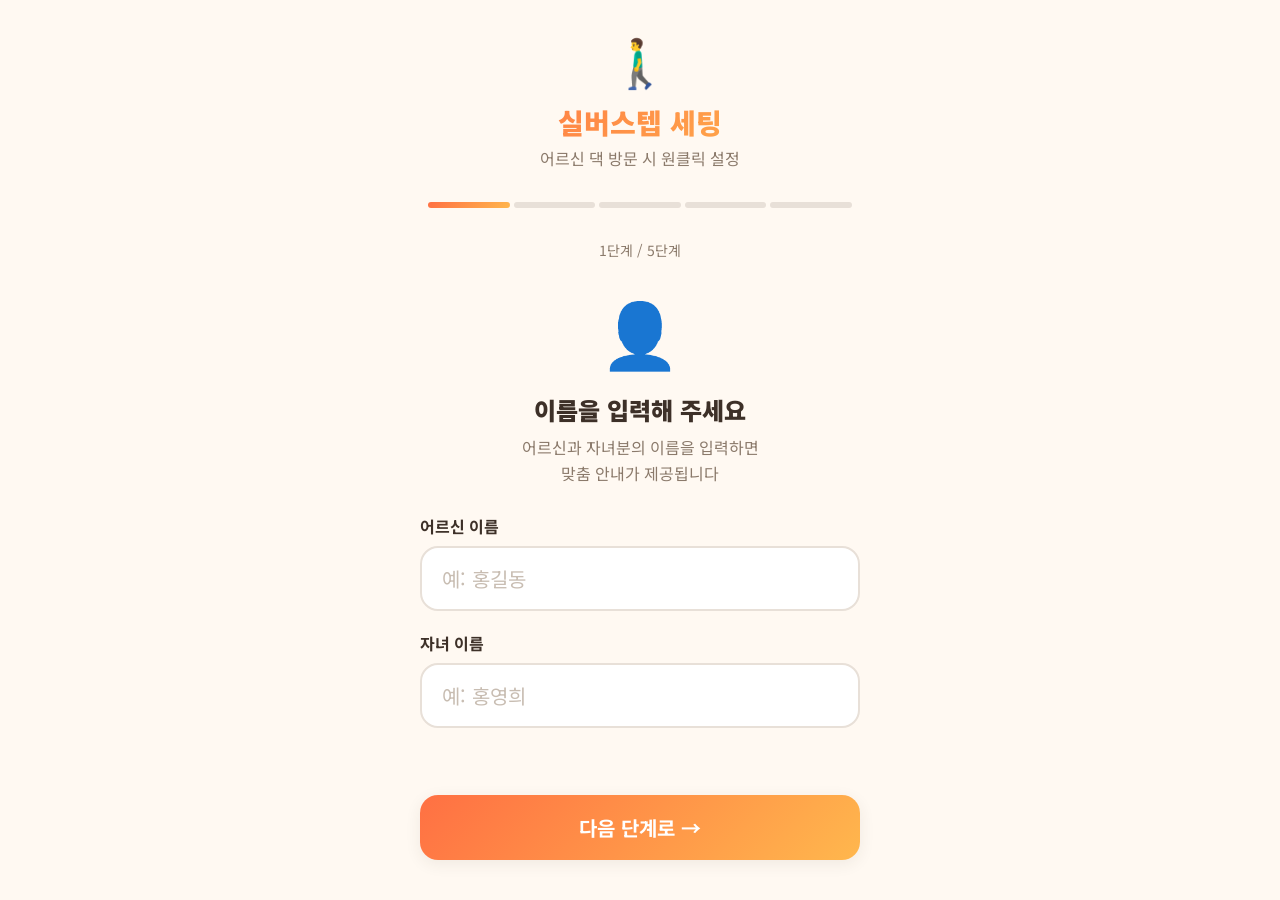
<file: src/field-setup.html>
<!DOCTYPE html>
<html lang="ko">
<head>
  <meta charset="UTF-8">
  <meta name="viewport" content="width=device-width, initial-scale=1.0, maximum-scale=1.0, user-scalable=no">
  <meta name="description" content="실버스텝 현장 세팅 위저드 - 시니어 댁 방문 시 원클릭 설정">
  <title>실버스텝 - 현장 세팅</title>

  <link rel="manifest" href="manifest.json">
  <meta name="theme-color" content="#FF7043">

  <style>
    @import url('https://fonts.googleapis.com/css2?family=Noto+Sans+KR:wght@400;700;900&display=swap');

    /* Reset */
    *, *::before, *::after { margin: 0; padding: 0; box-sizing: border-box; }

    :root {
      --bg-primary: #FFF9F2;
      --bg-card: rgba(255, 255, 255, 0.92);
      --text-primary: #3D3028;
      --text-secondary: #8B7A6B;
      --accent-coral: #FF7043;
      --accent-green: #4CAF50;
      --accent-gold: #FFB74D;
      --accent-blue: #42A5F5;
      --accent-red: #EF5350;
      --gradient-warm: linear-gradient(135deg, #FF7043 0%, #FFB74D 100%);
      --gradient-fresh: linear-gradient(135deg, #81C784 0%, #4CAF50 100%);
      --shadow-md: 0 4px 16px rgba(61, 48, 40, 0.08);
      --shadow-lg: 0 8px 32px rgba(61, 48, 40, 0.1);
      --radius-md: 18px;
      --radius-lg: 24px;
    }

    html, body {
      width: 100%; min-height: 100vh;
      font-family: 'Noto Sans KR', sans-serif;
      background: var(--bg-primary);
      color: var(--text-primary);
    }

    /* ========================
       Layout
       ======================== */
    .wizard-container {
      max-width: 480px;
      margin: 0 auto;
      padding: 24px 20px 40px;
      min-height: 100vh;
      display: flex;
      flex-direction: column;
    }

    /* Header */
    .wizard-header {
      text-align: center;
      margin-bottom: 32px;
    }

    .wizard-logo { font-size: 48px; margin-bottom: 8px; }
    .wizard-title {
      font-size: 28px;
      font-weight: 900;
      background: var(--gradient-warm);
      -webkit-background-clip: text;
      -webkit-text-fill-color: transparent;
      background-clip: text;
    }
    .wizard-subtitle {
      font-size: 16px;
      color: var(--text-secondary);
      margin-top: 4px;
    }

    /* Progress Bar */
    .progress-track {
      display: flex;
      align-items: center;
      gap: 4px;
      margin-bottom: 32px;
      padding: 0 8px;
    }

    .progress-step {
      flex: 1;
      height: 6px;
      border-radius: 3px;
      background: #E8E0D8;
      transition: background 0.5s ease;
    }

    .progress-step.done { background: var(--accent-green); }
    .progress-step.active {
      background: var(--gradient-warm);
      animation: progressPulse 1.5s ease-in-out infinite;
    }

    @keyframes progressPulse {
      0%, 100% { opacity: 1; }
      50% { opacity: 0.6; }
    }

    .progress-label {
      text-align: center;
      font-size: 14px;
      color: var(--text-secondary);
      margin-bottom: 24px;
    }

    /* Steps */
    .step {
      display: none;
      flex-direction: column;
      flex: 1;
      animation: stepFadeIn 0.4s ease;
    }

    .step.active { display: flex; }

    @keyframes stepFadeIn {
      from { opacity: 0; transform: translateY(16px); }
      to   { opacity: 1; transform: translateY(0); }
    }

    .step-icon { font-size: 64px; text-align: center; margin-bottom: 16px; }
    .step-title {
      font-size: 24px;
      font-weight: 900;
      text-align: center;
      margin-bottom: 8px;
    }
    .step-desc {
      font-size: 16px;
      text-align: center;
      color: var(--text-secondary);
      margin-bottom: 28px;
      line-height: 1.6;
    }

    /* Form Fields */
    .field-group { margin-bottom: 20px; }
    .field-label {
      display: block;
      font-size: 16px;
      font-weight: 700;
      margin-bottom: 8px;
      color: var(--text-primary);
    }
    .field-input {
      width: 100%;
      padding: 16px 20px;
      font-size: 20px;
      font-family: inherit;
      border: 2px solid #E8E0D8;
      border-radius: var(--radius-md);
      background: white;
      color: var(--text-primary);
      transition: border-color 0.3s, box-shadow 0.3s;
    }
    .field-input:focus {
      outline: none;
      border-color: var(--accent-coral);
      box-shadow: 0 0 0 4px rgba(255, 112, 67, 0.12);
    }
    .field-input::placeholder { color: #C8BDB2; }
    .field-hint {
      font-size: 13px;
      color: var(--text-secondary);
      margin-top: 6px;
    }

    /* Buttons */
    .btn-primary {
      display: block;
      width: 100%;
      padding: 18px;
      font-size: 20px;
      font-weight: 700;
      font-family: inherit;
      color: white;
      background: var(--gradient-warm);
      border: none;
      border-radius: var(--radius-md);
      cursor: pointer;
      box-shadow: var(--shadow-md);
      transition: transform 0.2s, box-shadow 0.2s;
      margin-top: auto;
    }
    .btn-primary:hover { transform: translateY(-2px); box-shadow: var(--shadow-lg); }
    .btn-primary:active { transform: scale(0.98); }
    .btn-primary:disabled {
      opacity: 0.5;
      cursor: not-allowed;
      transform: none;
    }

    .btn-secondary {
      display: block;
      width: 100%;
      padding: 16px;
      font-size: 18px;
      font-weight: 700;
      font-family: inherit;
      color: var(--accent-coral);
      background: rgba(255, 112, 67, 0.08);
      border: 2px solid rgba(255, 112, 67, 0.2);
      border-radius: var(--radius-md);
      cursor: pointer;
      transition: background 0.2s;
      margin-top: 12px;
    }
    .btn-secondary:hover { background: rgba(255, 112, 67, 0.15); }

    .btn-green {
      background: var(--gradient-fresh);
    }

    /* Test Cards */
    .test-card {
      background: var(--bg-card);
      border-radius: var(--radius-md);
      padding: 24px;
      margin-bottom: 16px;
      box-shadow: var(--shadow-md);
      text-align: center;
    }

    .test-card-icon { font-size: 48px; margin-bottom: 12px; }
    .test-card-title { font-size: 18px; font-weight: 700; margin-bottom: 8px; }
    .test-card-desc { font-size: 14px; color: var(--text-secondary); margin-bottom: 16px; }

    .test-status {
      display: inline-block;
      padding: 8px 20px;
      border-radius: 20px;
      font-size: 16px;
      font-weight: 700;
    }
    .test-status.pending { background: #F5F0EB; color: var(--text-secondary); }
    .test-status.testing { background: #FFF3E0; color: #E65100; animation: progressPulse 1s infinite; }
    .test-status.pass { background: #E8F5E9; color: #2E7D32; }
    .test-status.fail { background: #FFEBEE; color: #C62828; }

    /* Camera Preview */
    .camera-preview-container {
      width: 100%;
      aspect-ratio: 4/3;
      background: #222;
      border-radius: var(--radius-md);
      overflow: hidden;
      margin-bottom: 16px;
      position: relative;
    }

    .camera-preview-container video {
      width: 100%;
      height: 100%;
      object-fit: cover;
    }

    .camera-overlay-msg {
      position: absolute;
      top: 50%; left: 50%;
      transform: translate(-50%, -50%);
      color: white;
      font-size: 16px;
      text-align: center;
      background: rgba(0,0,0,0.5);
      padding: 12px 24px;
      border-radius: 12px;
    }

    /* Volume Test */
    .volume-bar-container {
      display: flex;
      align-items: center;
      gap: 8px;
      margin-bottom: 16px;
    }
    .volume-bar {
      flex: 1;
      height: 12px;
      background: #E8E0D8;
      border-radius: 6px;
      overflow: hidden;
    }
    .volume-bar-fill {
      height: 100%;
      width: 0%;
      background: var(--gradient-fresh);
      border-radius: 6px;
      transition: width 0.3s;
    }
    .volume-icon { font-size: 28px; }

    /* Complete Screen */
    .complete-card {
      background: var(--bg-card);
      border-radius: var(--radius-lg);
      padding: 32px 24px;
      box-shadow: var(--shadow-lg);
      text-align: center;
      margin-bottom: 20px;
    }
    .complete-check {
      width: 80px; height: 80px;
      background: var(--gradient-fresh);
      border-radius: 50%;
      display: flex;
      align-items: center;
      justify-content: center;
      font-size: 40px;
      margin: 0 auto 16px;
      animation: completePopIn 0.6s cubic-bezier(0.34, 1.56, 0.64, 1);
    }
    @keyframes completePopIn {
      from { transform: scale(0); }
      to   { transform: scale(1); }
    }

    .complete-title {
      font-size: 24px;
      font-weight: 900;
      margin-bottom: 8px;
    }
    .complete-desc {
      font-size: 16px;
      color: var(--text-secondary);
      line-height: 1.6;
    }

    .settings-summary {
      background: #F9F4EF;
      border-radius: var(--radius-md);
      padding: 16px 20px;
      margin: 20px 0;
      text-align: left;
    }
    .settings-summary-row {
      display: flex;
      justify-content: space-between;
      padding: 8px 0;
      font-size: 15px;
      border-bottom: 1px solid #EDE7E0;
    }
    .settings-summary-row:last-child { border-bottom: none; }
    .settings-summary-label { color: var(--text-secondary); }
    .settings-summary-value { font-weight: 700; }

    /* PWA Install Card */
    .pwa-install-guide {
      background: var(--bg-card);
      border-radius: var(--radius-md);
      padding: 20px;
      box-shadow: var(--shadow-md);
      margin-bottom: 16px;
    }
    .pwa-install-guide h3 {
      font-size: 18px;
      margin-bottom: 12px;
    }
    .pwa-step-list {
      list-style: none;
      counter-reset: pwa-steps;
    }
    .pwa-step-list li {
      counter-increment: pwa-steps;
      padding: 10px 0 10px 36px;
      position: relative;
      font-size: 15px;
      color: var(--text-primary);
      border-bottom: 1px solid #F0EBE6;
    }
    .pwa-step-list li:last-child { border-bottom: none; }
    .pwa-step-list li::before {
      content: counter(pwa-steps);
      position: absolute;
      left: 0; top: 10px;
      width: 24px; height: 24px;
      background: var(--accent-coral);
      color: white;
      border-radius: 50%;
      font-size: 13px;
      font-weight: 700;
      display: flex;
      align-items: center;
      justify-content: center;
    }

    /* URL params banner */
    .url-params-banner {
      background: #E8F5E9;
      border: 1px solid #C8E6C9;
      border-radius: var(--radius-md);
      padding: 12px 16px;
      margin-bottom: 20px;
      font-size: 14px;
      color: #2E7D32;
      display: none;
    }
    .url-params-banner.visible { display: block; }
  </style>
</head>
<body>
  <div class="wizard-container">

    <!-- Header -->
    <div class="wizard-header">
      <div class="wizard-logo">🚶‍♂️</div>
      <div class="wizard-title">실버스텝 세팅</div>
      <div class="wizard-subtitle">어르신 댁 방문 시 원클릭 설정</div>
    </div>

    <!-- URL Params Banner -->
    <div class="url-params-banner" id="url-params-banner">
      ✅ URL에서 설정이 자동으로 입력되었습니다
    </div>

    <!-- Progress -->
    <div class="progress-track" id="progress-track">
      <div class="progress-step active" data-step="1"></div>
      <div class="progress-step" data-step="2"></div>
      <div class="progress-step" data-step="3"></div>
      <div class="progress-step" data-step="4"></div>
      <div class="progress-step" data-step="5"></div>
    </div>
    <div class="progress-label" id="progress-label">1단계 / 5단계</div>

    <!-- ========================
         Step 1: 이름 입력
         ======================== -->
    <div class="step active" id="step-1">
      <div class="step-icon">👤</div>
      <div class="step-title">이름을 입력해 주세요</div>
      <div class="step-desc">어르신과 자녀분의 이름을 입력하면<br>맞춤 안내가 제공됩니다</div>

      <div class="field-group">
        <label class="field-label" for="setup-senior-name">어르신 이름</label>
        <input type="text" class="field-input" id="setup-senior-name" placeholder="예: 홍길동" autocomplete="name">
      </div>

      <div class="field-group">
        <label class="field-label" for="setup-child-name">자녀 이름</label>
        <input type="text" class="field-input" id="setup-child-name" placeholder="예: 홍영희" autocomplete="name">
      </div>

      <button class="btn-primary" id="btn-step1-next">다음 단계로 →</button>
    </div>

    <!-- ========================
         Step 2: 웹훅 URL 설정
         ======================== -->
    <div class="step" id="step-2">
      <div class="step-icon">📡</div>
      <div class="step-title">알림 연동 설정</div>
      <div class="step-desc">운동이 끝나면 자녀에게<br>카카오톡 알림을 보낼 수 있어요</div>

      <div class="field-group">
        <label class="field-label" for="setup-webhook-url">Make 웹훅 URL</label>
        <input type="url" class="field-input" id="setup-webhook-url" placeholder="https://hook.make.com/..." autocomplete="off">
        <div class="field-hint">Make(Integromat) 시나리오의 웹훅 URL을 입력하세요. 없으면 비워두셔도 됩니다.</div>
      </div>

      <div class="field-group">
        <label class="field-label" for="setup-target-count">목표 운동 횟수</label>
        <select class="field-input" id="setup-target-count" style="appearance: auto;">
          <option value="3">3회 (테스트용)</option>
          <option value="5">5회 (가벼운 운동)</option>
          <option value="10" selected>10회 (권장)</option>
          <option value="15">15회</option>
          <option value="20">20회</option>
        </select>
      </div>

      <button class="btn-primary" id="btn-step2-next">다음 단계로 →</button>
      <button class="btn-secondary" id="btn-step2-back">← 이전으로</button>
    </div>

    <!-- ========================
         Step 3: 카메라 테스트
         ======================== -->
    <div class="step" id="step-3">
      <div class="step-icon">📷</div>
      <div class="step-title">카메라 테스트</div>
      <div class="step-desc">카메라가 잘 작동하는지<br>미리 확인합니다</div>

      <div class="test-card">
        <div class="camera-preview-container" id="camera-preview-container">
          <video id="camera-test-video" autoplay playsinline muted></video>
          <div class="camera-overlay-msg" id="camera-overlay-msg">카메라 준비 중...</div>
        </div>
        <div class="test-status pending" id="camera-test-status">⏳ 테스트 대기 중</div>
      </div>

      <button class="btn-primary" id="btn-camera-test">📷 카메라 테스트 시작</button>
      <button class="btn-primary btn-green" id="btn-step3-next" style="display:none;">✅ 카메라 확인 완료 — 다음으로 →</button>
      <button class="btn-secondary" id="btn-step3-back">← 이전으로</button>
    </div>

    <!-- ========================
         Step 4: 음성/볼륨 테스트
         ======================== -->
    <div class="step" id="step-4">
      <div class="step-icon">🔊</div>
      <div class="step-title">음성 테스트</div>
      <div class="step-desc">3m 거리에서도 음성이<br>잘 들리는지 확인합니다</div>

      <div class="test-card">
        <div class="test-card-icon">🗣️</div>
        <div class="test-card-title">음성 안내 테스트</div>
        <div class="test-card-desc">아래 버튼을 누르고 3m 떨어져서<br>음성이 들리는지 확인해 주세요</div>

        <div class="volume-bar-container">
          <span class="volume-icon">🔈</span>
          <div class="volume-bar">
            <div class="volume-bar-fill" id="volume-bar-fill"></div>
          </div>
          <span class="volume-icon">🔊</span>
        </div>

        <div class="test-status pending" id="volume-test-status">⏳ 테스트 대기 중</div>
      </div>

      <button class="btn-primary" id="btn-volume-test">🔊 음성 테스트 재생</button>
      <button class="btn-primary btn-green" id="btn-step4-next" style="display:none;">✅ 음성 확인 완료 — 다음으로 →</button>
      <button class="btn-secondary" id="btn-volume-louder" style="display:none;">🔊 볼륨 더 높이기 안내</button>
      <button class="btn-secondary" id="btn-step4-back">← 이전으로</button>
    </div>

    <!-- ========================
         Step 5: 완료
         ======================== -->
    <div class="step" id="step-5">
      <div class="step-icon">🎉</div>
      <div class="step-title">설정 완료!</div>
      <div class="step-desc">모든 설정이 저장되었습니다</div>

      <div class="complete-card">
        <div class="complete-check">✓</div>
        <div class="complete-title">세팅이 끝났습니다</div>
        <div class="complete-desc">
          이제 실버스텝 앱을 열면<br>
          바로 운동을 시작할 수 있어요!
        </div>

        <div class="settings-summary" id="settings-summary">
          <div class="settings-summary-row">
            <span class="settings-summary-label">어르신 이름</span>
            <span class="settings-summary-value" id="summary-senior">-</span>
          </div>
          <div class="settings-summary-row">
            <span class="settings-summary-label">자녀 이름</span>
            <span class="settings-summary-value" id="summary-child">-</span>
          </div>
          <div class="settings-summary-row">
            <span class="settings-summary-label">목표 횟수</span>
            <span class="settings-summary-value" id="summary-target">10회</span>
          </div>
          <div class="settings-summary-row">
            <span class="settings-summary-label">알림 연동</span>
            <span class="settings-summary-value" id="summary-webhook">미설정</span>
          </div>
          <div class="settings-summary-row">
            <span class="settings-summary-label">카메라</span>
            <span class="settings-summary-value" id="summary-camera">-</span>
          </div>
          <div class="settings-summary-row">
            <span class="settings-summary-label">음성</span>
            <span class="settings-summary-value" id="summary-volume">-</span>
          </div>
        </div>
      </div>

      <!-- PWA Install Guide -->
      <div class="pwa-install-guide">
        <h3>📱 홈 화면에 추가하기</h3>
        <ol class="pwa-step-list">
          <li>브라우저 메뉴 (⋮) 버튼을 누르세요</li>
          <li>"홈 화면에 추가"를 선택하세요</li>
          <li>"추가" 버튼을 누르면 완료!</li>
          <li>홈 화면의 실버스텝 아이콘을 터치하면<br>바로 운동을 시작할 수 있어요</li>
        </ol>
      </div>

      <a href="index.html" style="text-decoration:none;">
        <button class="btn-primary btn-green" style="width:100%;">🚶‍♂️ 실버스텝 앱 열기</button>
      </a>
      <button class="btn-secondary" id="btn-step5-back">← 설정 다시 하기</button>
    </div>

  </div>

  <script>
    // ============================
    // Field Setup Wizard Logic
    // ============================

    class FieldSetupWizard {
      constructor() {
        this.currentStep = 1;
        this.totalSteps = 5;
        this.cameraStream = null;
        this.cameraTestPassed = false;
        this.volumeTestPassed = false;

        // localStorage keys (same as WebhookManager)
        this.STORAGE_KEYS = {
          WEBHOOK_URL:   'silverstep_webhook_url',
          SENIOR_NAME:   'silverstep_senior_name',
          CHILD_NAME:    'silverstep_child_name',
          TARGET_COUNT:  'silverstep_target_count',
          AUTO_NOTIFY:   'silverstep_auto_notify',
          AUTO_START:    'silverstep_auto_start',
        };

        this._init();
      }

      _init() {
        // Parse URL parameters
        this._parseUrlParams();

        // Bind events
        document.getElementById('btn-step1-next').addEventListener('click', () => this._goStep(2));
        document.getElementById('btn-step2-next').addEventListener('click', () => this._goStep(3));
        document.getElementById('btn-step2-back').addEventListener('click', () => this._goStep(1));
        document.getElementById('btn-camera-test').addEventListener('click', () => this._testCamera());
        document.getElementById('btn-step3-next').addEventListener('click', () => {
          this._stopCamera();
          this._goStep(4);
        });
        document.getElementById('btn-step3-back').addEventListener('click', () => {
          this._stopCamera();
          this._goStep(2);
        });
        document.getElementById('btn-volume-test').addEventListener('click', () => this._testVolume());
        document.getElementById('btn-step4-next').addEventListener('click', () => {
          this._saveAllSettings();
          this._goStep(5);
        });
        document.getElementById('btn-step4-back').addEventListener('click', () => this._goStep(3));
        document.getElementById('btn-step5-back').addEventListener('click', () => this._goStep(1));
        document.getElementById('btn-volume-louder').addEventListener('click', () => {
          alert('스마트폰 옆면의 볼륨 버튼을 눌러 최대로 올려주세요.');
        });
      }

      // ============================
      // URL Parameter Parsing
      // ============================
      _parseUrlParams() {
        const params = new URLSearchParams(window.location.search);
        let hasParams = false;

        if (params.get('senior')) {
          document.getElementById('setup-senior-name').value = params.get('senior');
          hasParams = true;
        }
        if (params.get('child')) {
          document.getElementById('setup-child-name').value = params.get('child');
          hasParams = true;
        }
        if (params.get('webhook')) {
          document.getElementById('setup-webhook-url').value = params.get('webhook');
          hasParams = true;
        }
        if (params.get('target')) {
          const target = params.get('target');
          const select = document.getElementById('setup-target-count');
          for (const opt of select.options) {
            if (opt.value === target) { opt.selected = true; break; }
          }
          hasParams = true;
        }

        if (hasParams) {
          document.getElementById('url-params-banner').classList.add('visible');
        }
      }

      // ============================
      // Step Navigation
      // ============================
      _goStep(step) {
        // Hide current step
        document.getElementById(`step-${this.currentStep}`).classList.remove('active');
        // Show target step
        document.getElementById(`step-${step}`).classList.remove('active');
        // Re-trigger animation
        void document.getElementById(`step-${step}`).offsetHeight;
        document.getElementById(`step-${step}`).classList.add('active');

        this.currentStep = step;

        // Update progress
        document.querySelectorAll('.progress-step').forEach((el, i) => {
          el.classList.remove('active', 'done');
          if (i + 1 < step) el.classList.add('done');
          else if (i + 1 === step) el.classList.add('active');
        });

        document.getElementById('progress-label').textContent = `${step}단계 / ${this.totalSteps}단계`;

        // Complete step: build summary
        if (step === 5) {
          this._buildSummary();
        }

        // Scroll to top
        window.scrollTo(0, 0);
      }

      // ============================
      // Camera Test
      // ============================
      async _testCamera() {
        const statusEl = document.getElementById('camera-test-status');
        const overlayEl = document.getElementById('camera-overlay-msg');
        const testBtn = document.getElementById('btn-camera-test');
        const nextBtn = document.getElementById('btn-step3-next');
        const video = document.getElementById('camera-test-video');

        statusEl.className = 'test-status testing';
        statusEl.textContent = '🔄 카메라 연결 중...';
        overlayEl.style.display = 'none';

        try {
          const stream = await navigator.mediaDevices.getUserMedia({
            video: { facingMode: 'user', width: { ideal: 640 }, height: { ideal: 480 } },
            audio: false,
          });
          this.cameraStream = stream;
          video.srcObject = stream;

          statusEl.className = 'test-status pass';
          statusEl.textContent = '✅ 카메라가 정상 작동합니다!';
          this.cameraTestPassed = true;

          testBtn.style.display = 'none';
          nextBtn.style.display = 'block';
        } catch (err) {
          console.error('Camera test failed:', err);
          overlayEl.textContent = '카메라를 사용할 수 없습니다';
          overlayEl.style.display = 'block';
          statusEl.className = 'test-status fail';
          statusEl.textContent = '❌ 카메라 권한을 허용해 주세요';

          testBtn.textContent = '🔄 다시 시도';
        }
      }

      _stopCamera() {
        if (this.cameraStream) {
          this.cameraStream.getTracks().forEach(t => t.stop());
          this.cameraStream = null;
        }
      }

      // ============================
      // Volume Test
      // ============================
      async _testVolume() {
        const statusEl = document.getElementById('volume-test-status');
        const testBtn = document.getElementById('btn-volume-test');
        const nextBtn = document.getElementById('btn-step4-next');
        const louderBtn = document.getElementById('btn-volume-louder');
        const fillEl = document.getElementById('volume-bar-fill');

        statusEl.className = 'test-status testing';
        statusEl.textContent = '🔊 음성을 재생합니다...';

        // Animate volume bar
        fillEl.style.width = '30%';
        setTimeout(() => fillEl.style.width = '60%', 500);
        setTimeout(() => fillEl.style.width = '100%', 1000);

        // Use TTS
        try {
          const synth = window.speechSynthesis;
          synth.cancel();

          const utterance = new SpeechSynthesisUtterance('안녕하세요. 실버스텝입니다. 이 소리가 잘 들리시나요?');
          utterance.lang = 'ko-KR';
          utterance.rate = 0.85;
          utterance.volume = 1.0;

          // Find Korean voice
          const voices = synth.getVoices();
          const korVoice = voices.find(v => v.lang === 'ko-KR' && v.name.includes('Google'))
                        || voices.find(v => v.lang.startsWith('ko'))
                        || voices[0];
          if (korVoice) utterance.voice = korVoice;

          utterance.onend = () => {
            statusEl.className = 'test-status pass';
            statusEl.textContent = '✅ 음성 재생 완료!';
            this.volumeTestPassed = true;

            testBtn.textContent = '🔊 다시 재생';
            nextBtn.style.display = 'block';
            louderBtn.style.display = 'block';
          };

          utterance.onerror = () => {
            statusEl.className = 'test-status fail';
            statusEl.textContent = '⚠️ 음성 재생 실패';
            nextBtn.style.display = 'block'; // Allow proceeding anyway
          };

          synth.speak(utterance);
        } catch (e) {
          console.error('Volume test error:', e);
          statusEl.className = 'test-status fail';
          statusEl.textContent = '⚠️ 음성 기능을 지원하지 않습니다';
          nextBtn.style.display = 'block';
        }
      }

      // ============================
      // Save Settings
      // ============================
      _saveAllSettings() {
        const seniorName = document.getElementById('setup-senior-name').value.trim() || '어르신';
        const childName = document.getElementById('setup-child-name').value.trim() || '자녀';
        const webhookUrl = document.getElementById('setup-webhook-url').value.trim();
        const targetCount = document.getElementById('setup-target-count').value;

        localStorage.setItem(this.STORAGE_KEYS.SENIOR_NAME, seniorName);
        localStorage.setItem(this.STORAGE_KEYS.CHILD_NAME, childName);
        localStorage.setItem(this.STORAGE_KEYS.WEBHOOK_URL, webhookUrl);
        localStorage.setItem(this.STORAGE_KEYS.TARGET_COUNT, targetCount);
        localStorage.setItem(this.STORAGE_KEYS.AUTO_NOTIFY, 'true');
        localStorage.setItem(this.STORAGE_KEYS.AUTO_START, 'true');

        console.log('[FieldSetup] Settings saved:', { seniorName, childName, webhookUrl, targetCount });
      }

      // ============================
      // Summary
      // ============================
      _buildSummary() {
        const senior = document.getElementById('setup-senior-name').value.trim() || '어르신';
        const child = document.getElementById('setup-child-name').value.trim() || '자녀';
        const webhook = document.getElementById('setup-webhook-url').value.trim();
        const target = document.getElementById('setup-target-count').value;

        document.getElementById('summary-senior').textContent = senior;
        document.getElementById('summary-child').textContent = child;
        document.getElementById('summary-target').textContent = `${target}회`;
        document.getElementById('summary-webhook').textContent = webhook ? '✅ 설정됨' : '⚠️ 미설정 (시뮬레이션)';
        document.getElementById('summary-camera').textContent = this.cameraTestPassed ? '✅ 정상' : '⚠️ 미테스트';
        document.getElementById('summary-volume').textContent = this.volumeTestPassed ? '✅ 정상' : '⚠️ 미테스트';
      }
    }

    // Initialize
    document.addEventListener('DOMContentLoaded', () => {
      new FieldSetupWizard();
    });
  </script>
</body>
</html>
</file>
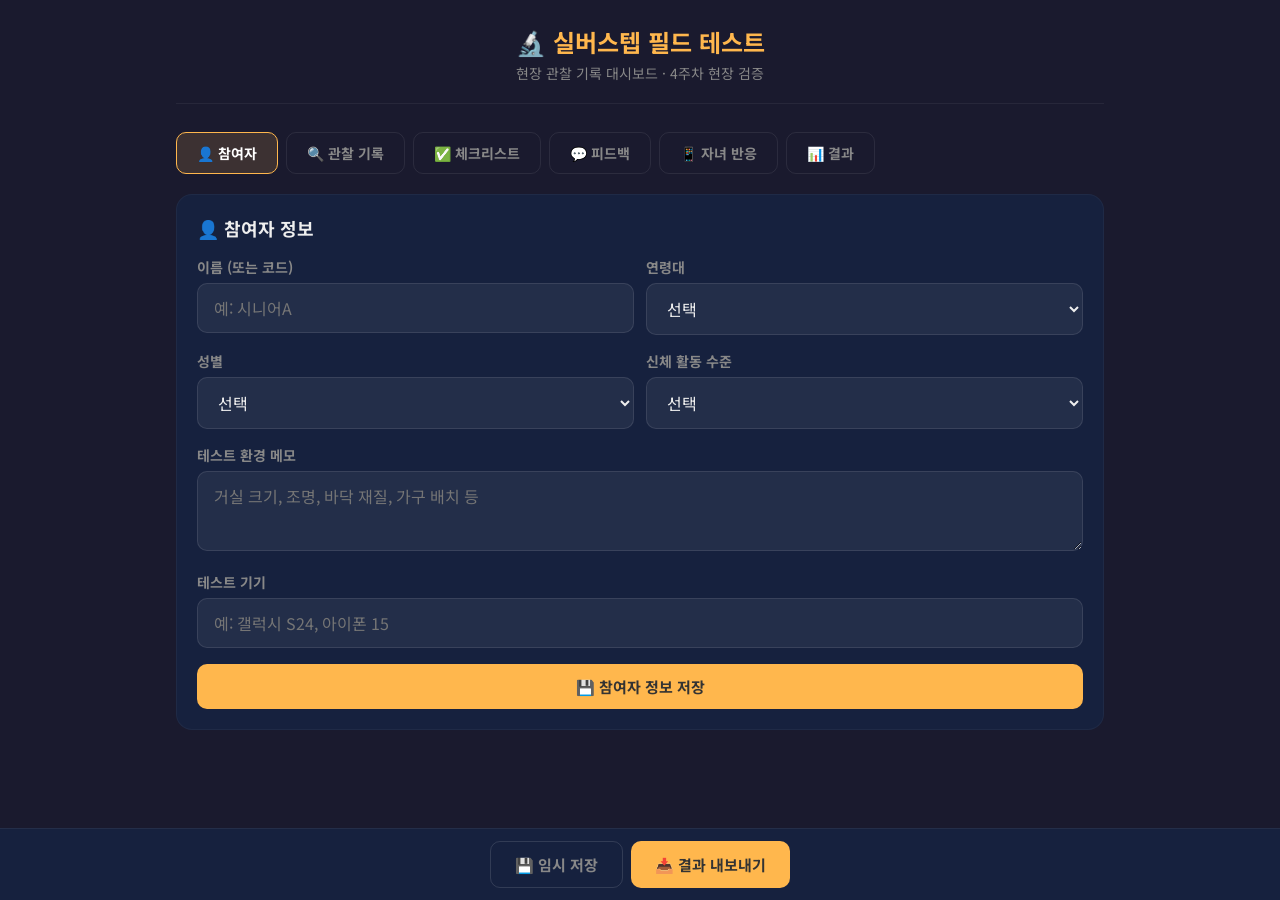
<file: test/field-test-dashboard.html>
<!DOCTYPE html>
<html lang="ko">
<head>
  <meta charset="UTF-8">
  <meta name="viewport" content="width=device-width, initial-scale=1.0">
  <meta name="description" content="실버스텝 필드 테스트 대시보드 - 현장 관찰 기록 시스템">
  <title>실버스텝 - 필드 테스트 대시보드</title>
  <style>
    @import url('https://fonts.googleapis.com/css2?family=Noto+Sans+KR:wght@400;700;900&display=swap');

    *, *::before, *::after { margin: 0; padding: 0; box-sizing: border-box; }

    :root {
      --bg-dark: #1a1a2e;
      --bg-card: #16213e;
      --bg-card-hover: #1c2a4a;
      --text-primary: #eee;
      --text-secondary: #888;
      --accent-coral: #FF7043;
      --accent-green: #4CAF50;
      --accent-gold: #FFB74D;
      --accent-blue: #42A5F5;
      --accent-red: #EF5350;
      --accent-purple: #AB47BC;
      --radius-md: 16px;
    }

    html, body {
      font-family: 'Noto Sans KR', sans-serif;
      background: var(--bg-dark);
      color: var(--text-primary);
      min-height: 100vh;
    }

    /* ========================
       Layout
       ======================== */
    .dashboard {
      max-width: 960px;
      margin: 0 auto;
      padding: 24px 16px 80px;
    }

    .dash-header {
      text-align: center;
      margin-bottom: 28px;
      padding-bottom: 20px;
      border-bottom: 1px solid rgba(255,255,255,0.06);
    }
    .dash-header h1 {
      font-size: 24px;
      color: var(--accent-gold);
      margin-bottom: 4px;
    }
    .dash-header p { color: var(--text-secondary); font-size: 14px; }

    .card {
      background: var(--bg-card);
      border-radius: var(--radius-md);
      padding: 20px;
      margin-bottom: 16px;
      border: 1px solid rgba(255,255,255,0.04);
    }
    .card-title {
      font-size: 18px;
      font-weight: 700;
      margin-bottom: 16px;
      display: flex;
      align-items: center;
      gap: 8px;
    }

    /* Tabs */
    .tabs {
      display: flex;
      gap: 8px;
      margin-bottom: 20px;
      overflow-x: auto;
      -webkit-overflow-scrolling: touch;
    }
    .tab {
      padding: 10px 20px;
      font-size: 14px;
      font-weight: 700;
      font-family: inherit;
      color: var(--text-secondary);
      background: transparent;
      border: 1px solid rgba(255,255,255,0.08);
      border-radius: 10px;
      cursor: pointer;
      white-space: nowrap;
      transition: all 0.2s;
    }
    .tab.active {
      color: white;
      background: rgba(255, 183, 77, 0.15);
      border-color: var(--accent-gold);
    }
    .tab:hover { background: rgba(255,255,255,0.05); }

    .tab-panel { display: none; }
    .tab-panel.active { display: block; }

    /* Form */
    .form-row { margin-bottom: 16px; }
    .form-label {
      display: block;
      font-size: 14px;
      font-weight: 700;
      color: var(--text-secondary);
      margin-bottom: 6px;
    }
    .form-input, .form-select, .form-textarea {
      width: 100%;
      padding: 12px 16px;
      font-size: 16px;
      font-family: inherit;
      color: var(--text-primary);
      background: rgba(255,255,255,0.06);
      border: 1px solid rgba(255,255,255,0.1);
      border-radius: 10px;
      transition: border-color 0.2s;
    }
    .form-input:focus, .form-textarea:focus {
      outline: none;
      border-color: var(--accent-gold);
    }
    .form-textarea { min-height: 80px; resize: vertical; }

    .form-row-inline {
      display: grid;
      grid-template-columns: 1fr 1fr;
      gap: 12px;
    }

    /* Buttons */
    .btn {
      padding: 12px 24px;
      font-size: 15px;
      font-weight: 700;
      font-family: inherit;
      border: none;
      border-radius: 10px;
      cursor: pointer;
      transition: transform 0.15s, opacity 0.15s;
    }
    .btn:hover { transform: translateY(-1px); }
    .btn:active { transform: scale(0.97); }

    .btn-coral { background: var(--accent-coral); color: white; }
    .btn-green { background: var(--accent-green); color: white; }
    .btn-blue { background: var(--accent-blue); color: white; }
    .btn-gold { background: var(--accent-gold); color: #333; }
    .btn-red { background: var(--accent-red); color: white; }
    .btn-outline {
      background: transparent;
      color: var(--text-secondary);
      border: 1px solid rgba(255,255,255,0.12);
    }
    .btn-full { display: block; width: 100%; }
    .btn-group { display: flex; gap: 8px; flex-wrap: wrap; }
    .btn-group .btn { flex: 1; min-width: 120px; }

    /* Timer */
    .timer-display {
      text-align: center;
      padding: 24px;
      background: rgba(255,255,255,0.03);
      border-radius: var(--radius-md);
      margin-bottom: 16px;
    }
    .timer-value {
      font-size: 56px;
      font-weight: 900;
      font-variant-numeric: tabular-nums;
      color: var(--accent-gold);
      letter-spacing: 2px;
    }
    .timer-label {
      font-size: 14px;
      color: var(--text-secondary);
      margin-top: 4px;
    }

    /* Checklist */
    .checklist { list-style: none; }
    .checklist li {
      display: flex;
      align-items: flex-start;
      gap: 12px;
      padding: 12px 0;
      border-bottom: 1px solid rgba(255,255,255,0.04);
      font-size: 15px;
    }
    .checklist li:last-child { border-bottom: none; }
    .checklist input[type="checkbox"] {
      width: 22px; height: 22px;
      margin-top: 2px;
      accent-color: var(--accent-green);
      cursor: pointer;
      flex-shrink: 0;
    }
    .checklist label { cursor: pointer; line-height: 1.5; }

    /* Event Log */
    .event-log {
      max-height: 400px;
      overflow-y: auto;
      margin-top: 12px;
    }
    .event-entry {
      display: flex;
      gap: 10px;
      padding: 10px 12px;
      border-bottom: 1px solid rgba(255,255,255,0.03);
      font-size: 14px;
      animation: eventSlideIn 0.3s ease;
    }
    @keyframes eventSlideIn {
      from { opacity: 0; transform: translateX(-10px); }
      to   { opacity: 1; transform: translateX(0); }
    }
    .event-time {
      color: var(--text-secondary);
      font-variant-numeric: tabular-nums;
      flex-shrink: 0;
      width: 60px;
    }
    .event-tag {
      display: inline-block;
      padding: 2px 10px;
      border-radius: 6px;
      font-size: 12px;
      font-weight: 700;
      flex-shrink: 0;
    }
    .event-tag.success { background: rgba(76,175,80,0.2); color: #81C784; }
    .event-tag.fail { background: rgba(239,83,80,0.2); color: #EF9A9A; }
    .event-tag.help { background: rgba(255,183,77,0.2); color: #FFB74D; }
    .event-tag.note { background: rgba(66,165,245,0.2); color: #90CAF9; }
    .event-msg { flex: 1; }

    /* Child Response Tracker */
    .response-timeline {
      display: flex;
      flex-direction: column;
      gap: 12px;
      margin-top: 12px;
    }
    .response-item {
      display: flex;
      align-items: center;
      gap: 12px;
      padding: 12px 16px;
      background: rgba(255,255,255,0.03);
      border-radius: 10px;
    }
    .response-dot {
      width: 12px; height: 12px;
      border-radius: 50%;
      flex-shrink: 0;
    }
    .response-dot.pending { background: var(--text-secondary); }
    .response-dot.sent { background: var(--accent-gold); }
    .response-dot.responded { background: var(--accent-green); }

    /* Export Section */
    .export-preview {
      background: rgba(0,0,0,0.3);
      border-radius: 10px;
      padding: 16px;
      font-family: monospace;
      font-size: 12px;
      color: #aaa;
      max-height: 200px;
      overflow-y: auto;
      white-space: pre-wrap;
      word-break: break-all;
      margin: 12px 0;
    }

    /* Stats Grid */
    .stats-grid {
      display: grid;
      grid-template-columns: repeat(auto-fit, minmax(130px, 1fr));
      gap: 12px;
      margin-bottom: 16px;
    }
    .stat-box {
      background: rgba(255,255,255,0.03);
      border-radius: 12px;
      padding: 16px;
      text-align: center;
    }
    .stat-value {
      font-size: 28px;
      font-weight: 900;
      color: var(--accent-gold);
    }
    .stat-label {
      font-size: 12px;
      color: var(--text-secondary);
      margin-top: 4px;
    }

    /* Badge */
    .badge {
      display: inline-block;
      padding: 4px 10px;
      border-radius: 20px;
      font-size: 11px;
      font-weight: 700;
    }
    .badge-active { background: rgba(76,175,80,0.2); color: #81C784; }
    .badge-idle { background: rgba(255,255,255,0.06); color: var(--text-secondary); }

    /* Footer */
    .export-bar {
      position: fixed;
      bottom: 0; left: 0; right: 0;
      background: var(--bg-card);
      padding: 12px 16px;
      display: flex;
      gap: 8px;
      justify-content: center;
      border-top: 1px solid rgba(255,255,255,0.06);
      z-index: 100;
    }

    /* Responsive */
    @media (max-width: 640px) {
      .form-row-inline { grid-template-columns: 1fr; }
      .timer-value { font-size: 40px; }
      .stats-grid { grid-template-columns: repeat(2, 1fr); }
    }
  </style>
</head>
<body>
  <div class="dashboard">
    <div class="dash-header">
      <h1>🔬 실버스텝 필드 테스트</h1>
      <p>현장 관찰 기록 대시보드 · 4주차 현장 검증</p>
    </div>

    <!-- Tabs -->
    <div class="tabs" id="tabs">
      <button class="tab active" data-tab="participant">👤 참여자</button>
      <button class="tab" data-tab="observe">🔍 관찰 기록</button>
      <button class="tab" data-tab="checklist">✅ 체크리스트</button>
      <button class="tab" data-tab="feedback">💬 피드백</button>
      <button class="tab" data-tab="child">📱 자녀 반응</button>
      <button class="tab" data-tab="export">📊 결과</button>
    </div>

    <!-- ========================
         Tab: Participant Info
         ======================== -->
    <div class="tab-panel active" id="panel-participant">
      <div class="card">
        <div class="card-title">👤 참여자 정보</div>

        <div class="form-row-inline">
          <div class="form-row">
            <label class="form-label" for="p-name">이름 (또는 코드)</label>
            <input type="text" class="form-input" id="p-name" placeholder="예: 시니어A">
          </div>
          <div class="form-row">
            <label class="form-label" for="p-age">연령대</label>
            <select class="form-input form-select" id="p-age">
              <option value="">선택</option>
              <option value="50대">50대</option>
              <option value="60대">60대</option>
              <option value="70대">70대</option>
              <option value="80대 이상">80대 이상</option>
            </select>
          </div>
        </div>

        <div class="form-row-inline">
          <div class="form-row">
            <label class="form-label" for="p-gender">성별</label>
            <select class="form-input form-select" id="p-gender">
              <option value="">선택</option>
              <option value="남">남</option>
              <option value="여">여</option>
            </select>
          </div>
          <div class="form-row">
            <label class="form-label" for="p-mobility">신체 활동 수준</label>
            <select class="form-input form-select" id="p-mobility">
              <option value="">선택</option>
              <option value="상">상 (자주 운동)</option>
              <option value="중">중 (가끔 운동)</option>
              <option value="하">하 (거의 안 함)</option>
            </select>
          </div>
        </div>

        <div class="form-row">
          <label class="form-label" for="p-env">테스트 환경 메모</label>
          <textarea class="form-input form-textarea" id="p-env" placeholder="거실 크기, 조명, 바닥 재질, 가구 배치 등"></textarea>
        </div>

        <div class="form-row">
          <label class="form-label" for="p-device">테스트 기기</label>
          <input type="text" class="form-input" id="p-device" placeholder="예: 갤럭시 S24, 아이폰 15">
        </div>

        <button class="btn btn-gold btn-full" id="btn-save-participant">💾 참여자 정보 저장</button>
      </div>
    </div>

    <!-- ========================
         Tab: Observation
         ======================== -->
    <div class="tab-panel" id="panel-observe">
      <div class="card">
        <div class="card-title">⏱️ 관찰 타이머</div>
        <div class="timer-display">
          <div class="timer-value" id="observe-timer">00:00</div>
          <div class="timer-label" id="observe-timer-label">관찰 시작 전</div>
        </div>
        <div class="btn-group">
          <button class="btn btn-green" id="btn-observe-start">▶ 관찰 시작</button>
          <button class="btn btn-red" id="btn-observe-stop" disabled>⏹ 관찰 종료</button>
        </div>
      </div>

      <div class="card">
        <div class="card-title">📝 이벤트 기록</div>
        <div class="btn-group" style="margin-bottom: 12px;">
          <button class="btn btn-green event-btn" data-type="success" data-msg="동작 성공">✅ 성공</button>
          <button class="btn btn-red event-btn" data-type="fail" data-msg="동작 실패/오류">❌ 실패</button>
          <button class="btn btn-gold event-btn" data-type="help" data-msg="도움 필요">🆘 도움</button>
          <button class="btn btn-blue event-btn" data-type="note" data-msg="">📝 메모</button>
        </div>
        <div class="event-log" id="event-log">
          <div style="text-align:center; color:var(--text-secondary); padding:40px 0; font-size: 14px;">
            관찰을 시작하면 이벤트가 여기에 기록됩니다
          </div>
        </div>
      </div>

      <div class="card">
        <div class="card-title">📊 관찰 통계</div>
        <div class="stats-grid" id="observe-stats">
          <div class="stat-box">
            <div class="stat-value" id="stat-success">0</div>
            <div class="stat-label">성공</div>
          </div>
          <div class="stat-box">
            <div class="stat-value" id="stat-fail">0</div>
            <div class="stat-label">실패</div>
          </div>
          <div class="stat-box">
            <div class="stat-value" id="stat-help">0</div>
            <div class="stat-label">도움</div>
          </div>
          <div class="stat-box">
            <div class="stat-value" id="stat-total">0</div>
            <div class="stat-label">전체</div>
          </div>
        </div>
      </div>
    </div>

    <!-- ========================
         Tab: Zero-Touch Checklist
         ======================== -->
    <div class="tab-panel" id="panel-checklist">
      <div class="card">
        <div class="card-title">✅ Zero-Touch 체크리스트</div>
        <p style="font-size:13px; color:var(--text-secondary); margin-bottom:16px;">
          시니어가 <strong>화면 터치 없이</strong> 운동을 완수하는지 관찰하며 체크합니다
        </p>

        <ul class="checklist" id="zero-touch-checklist">
          <li>
            <input type="checkbox" id="zt-1">
            <label for="zt-1">앱 시작 시 음성 안내를 듣고 반응했는가?</label>
          </li>
          <li>
            <input type="checkbox" id="zt-2">
            <label for="zt-2">안심 위치(매트/스티커)에 자발적으로 이동했는가?</label>
          </li>
          <li>
            <input type="checkbox" id="zt-3">
            <label for="zt-3">카운트다운(3-2-1)을 인지했는가?</label>
          </li>
          <li>
            <input type="checkbox" id="zt-4">
            <label for="zt-4">운동 동작을 정확히 수행했는가?</label>
          </li>
          <li>
            <input type="checkbox" id="zt-5">
            <label for="zt-5">카운트 증가 시 반응/인지를 보였는가?</label>
          </li>
          <li>
            <input type="checkbox" id="zt-6">
            <label for="zt-6">격려 메시지(5회)에 반응했는가?</label>
          </li>
          <li>
            <input type="checkbox" id="zt-7">
            <label for="zt-7">목표 횟수까지 완주했는가?</label>
          </li>
          <li>
            <input type="checkbox" id="zt-8">
            <label for="zt-8">완료 음성을 인지했는가?</label>
          </li>
          <li>
            <input type="checkbox" id="zt-9">
            <label for="zt-9">전체 과정에서 화면 터치가 전혀 없었는가?</label>
          </li>
          <li>
            <input type="checkbox" id="zt-10">
            <label for="zt-10">낙상/위험 상황 없이 안전하게 완료했는가?</label>
          </li>
        </ul>
      </div>

      <div class="card">
        <div class="card-title">🏠 환경 체크리스트</div>
        <ul class="checklist" id="env-checklist">
          <li>
            <input type="checkbox" id="env-1">
            <label for="env-1">3m 거리에서 전신이 카메라에 보이는가?</label>
          </li>
          <li>
            <input type="checkbox" id="env-2">
            <label for="env-2">조명이 충분한가? (역광 없는가?)</label>
          </li>
          <li>
            <input type="checkbox" id="env-3">
            <label for="env-3">음성이 3m 거리에서 또렷하게 들리는가?</label>
          </li>
          <li>
            <input type="checkbox" id="env-4">
            <label for="env-4">바닥이 미끄럽지 않은가?</label>
          </li>
          <li>
            <input type="checkbox" id="env-5">
            <label for="env-5">주변에 부딪힐 가구가 없는가?</label>
          </li>
          <li>
            <input type="checkbox" id="env-6">
            <label for="env-6">안심 위치 매트/스티커가 잘 보이는가?</label>
          </li>
        </ul>
      </div>

      <div class="card">
        <div class="card-title">📊 체크리스트 결과</div>
        <div class="stats-grid">
          <div class="stat-box">
            <div class="stat-value" id="zt-score">0/10</div>
            <div class="stat-label">Zero-Touch</div>
          </div>
          <div class="stat-box">
            <div class="stat-value" id="env-score">0/6</div>
            <div class="stat-label">환경 체크</div>
          </div>
        </div>
      </div>
    </div>

    <!-- ========================
         Tab: Qualitative Feedback
         ======================== -->
    <div class="tab-panel" id="panel-feedback">
      <div class="card">
        <div class="card-title">💬 시니어 인터뷰 기록</div>

        <div class="form-row">
          <label class="form-label">Q1. 음성 안내가 잘 들렸나요? 이해하기 쉬웠나요?</label>
          <textarea class="form-input form-textarea" id="fb-q1" placeholder="응답 내용 기록..."></textarea>
        </div>

        <div class="form-row">
          <label class="form-label">Q2. 운동 동작이 편했나요? 어려운 점은 없었나요?</label>
          <textarea class="form-input form-textarea" id="fb-q2" placeholder="응답 내용 기록..."></textarea>
        </div>

        <div class="form-row">
          <label class="form-label">Q3. 화면의 숫자/글씨가 잘 보였나요?</label>
          <textarea class="form-input form-textarea" id="fb-q3" placeholder="응답 내용 기록..."></textarea>
        </div>

        <div class="form-row">
          <label class="form-label">Q4. 이 앱을 매일 사용하고 싶으신가요? (1~5점)</label>
          <div class="btn-group">
            <button class="btn btn-outline rating-btn" data-q="q4" data-val="1">1점</button>
            <button class="btn btn-outline rating-btn" data-q="q4" data-val="2">2점</button>
            <button class="btn btn-outline rating-btn" data-q="q4" data-val="3">3점</button>
            <button class="btn btn-outline rating-btn" data-q="q4" data-val="4">4점</button>
            <button class="btn btn-outline rating-btn" data-q="q4" data-val="5">5점</button>
          </div>
        </div>

        <div class="form-row">
          <label class="form-label">Q5. 자녀에게 알림이 간다는 것에 대해 어떻게 생각하세요?</label>
          <textarea class="form-input form-textarea" id="fb-q5" placeholder="응답 내용 기록..."></textarea>
        </div>

        <div class="form-row">
          <label class="form-label">Q6. 개선되면 좋겠다고 느낀 점이 있나요?</label>
          <textarea class="form-input form-textarea" id="fb-q6" placeholder="응답 내용 기록..."></textarea>
        </div>
      </div>

      <div class="card">
        <div class="card-title">📝 관찰자 메모</div>
        <div class="form-row">
          <textarea class="form-input form-textarea" id="fb-observer-note" placeholder="관찰 중 발견한 행동 패턴, 표정, 특이사항 등 자유 기록..." style="min-height:120px;"></textarea>
        </div>
      </div>
    </div>

    <!-- ========================
         Tab: Child Response
         ======================== -->
    <div class="tab-panel" id="panel-child">
      <div class="card">
        <div class="card-title">📱 자녀 반응 추적</div>
        <p style="font-size:13px; color:var(--text-secondary); margin-bottom:16px;">
          알림톡 전송 후 자녀의 실제 반응을 기록합니다
        </p>

        <div class="response-timeline" id="child-timeline">
          <div class="response-item">
            <div class="response-dot pending" id="dot-notify"></div>
            <div>
              <div style="font-weight:700;">알림톡 전송</div>
              <div style="font-size:13px; color:var(--text-secondary);" id="child-notify-time">대기 중</div>
            </div>
            <button class="btn btn-gold" id="btn-child-notify-now" style="margin-left:auto; padding:8px 16px; font-size:13px;">⏱ 지금 기록</button>
          </div>

          <div class="response-item">
            <div class="response-dot pending" id="dot-response"></div>
            <div>
              <div style="font-weight:700;">자녀 반응 (전화/카톡)</div>
              <div style="font-size:13px; color:var(--text-secondary);" id="child-response-time">대기 중</div>
            </div>
            <button class="btn btn-green" id="btn-child-response-now" style="margin-left:auto; padding:8px 16px; font-size:13px;">⏱ 지금 기록</button>
          </div>
        </div>

        <div style="margin-top:16px;">
          <div class="form-row">
            <label class="form-label">자녀 반응 유형</label>
            <div class="btn-group">
              <button class="btn btn-outline child-response-type" data-type="phone">📞 전화</button>
              <button class="btn btn-outline child-response-type" data-type="kakao">💬 카카오톡</button>
              <button class="btn btn-outline child-response-type" data-type="none">❌ 무응답</button>
            </div>
          </div>

          <div class="form-row">
            <label class="form-label">자녀 반응 소요 시간</label>
            <div class="stat-box" style="display:inline-block; padding:12px 20px;">
              <span class="stat-value" id="child-response-delta" style="font-size:24px;">-</span>
              <span class="stat-label" style="display:inline; margin-left:8px;">분</span>
            </div>
          </div>

          <div class="form-row">
            <label class="form-label">자녀 반응 내용 메모</label>
            <textarea class="form-input form-textarea" id="child-response-note" placeholder="자녀가 전화해서 뭐라고 했는지 등..."></textarea>
          </div>
        </div>
      </div>
    </div>

    <!-- ========================
         Tab: Export & Results
         ======================== -->
    <div class="tab-panel" id="panel-export">
      <div class="card">
        <div class="card-title">📊 테스트 결과 요약</div>
        <div class="stats-grid">
          <div class="stat-box">
            <div class="stat-value" id="result-zt-score">-</div>
            <div class="stat-label">Zero-Touch 점수</div>
          </div>
          <div class="stat-box">
            <div class="stat-value" id="result-env-score">-</div>
            <div class="stat-label">환경 점수</div>
          </div>
          <div class="stat-box">
            <div class="stat-value" id="result-events">0</div>
            <div class="stat-label">이벤트 수</div>
          </div>
          <div class="stat-box">
            <div class="stat-value" id="result-duration">-</div>
            <div class="stat-label">총 관찰 시간</div>
          </div>
        </div>
      </div>

      <div class="card">
        <div class="card-title">📥 데이터 내보내기</div>
        <div class="btn-group" style="margin-bottom:12px;">
          <button class="btn btn-gold" id="btn-export-json">📋 JSON 다운로드</button>
          <button class="btn btn-blue" id="btn-export-clipboard">📋 클립보드 복사</button>
        </div>
        <div class="export-preview" id="export-preview">데이터가 준비되면 여기에 미리보기가 표시됩니다.</div>
      </div>

      <div class="card">
        <div class="card-title">🗑️ 데이터 관리</div>
        <button class="btn btn-red btn-full" id="btn-clear-all">🗑️ 전체 데이터 초기화</button>
      </div>
    </div>

  </div>

  <!-- Fixed Export Bar -->
  <div class="export-bar">
    <button class="btn btn-outline" id="bar-save">💾 임시 저장</button>
    <button class="btn btn-gold" id="bar-export">📥 결과 내보내기</button>
  </div>

  <script>
    // ============================
    // Field Test Dashboard
    // ============================

    class FieldTestDashboard {
      constructor() {
        this.STORAGE_KEY = 'silverstep_field_test';
        this.data = this._loadData();
        this.observeStartTime = null;
        this.observeInterval = null;
        this.events = this.data.events || [];
        this.ratings = this.data.ratings || {};

        this._bindTabs();
        this._bindParticipant();
        this._bindObservation();
        this._bindChecklist();
        this._bindFeedback();
        this._bindChildResponse();
        this._bindExport();
        this._restoreState();
      }

      // ============================
      // Data Persistence
      // ============================
      _loadData() {
        try {
          return JSON.parse(localStorage.getItem(this.STORAGE_KEY)) || {};
        } catch { return {}; }
      }

      _saveData() {
        this.data.events = this.events;
        this.data.ratings = this.ratings;
        this.data.lastSaved = new Date().toISOString();
        localStorage.setItem(this.STORAGE_KEY, JSON.stringify(this.data));
      }

      _restoreState() {
        // Restore participant info
        if (this.data.participant) {
          const p = this.data.participant;
          if (p.name) document.getElementById('p-name').value = p.name;
          if (p.age) document.getElementById('p-age').value = p.age;
          if (p.gender) document.getElementById('p-gender').value = p.gender;
          if (p.mobility) document.getElementById('p-mobility').value = p.mobility;
          if (p.env) document.getElementById('p-env').value = p.env;
          if (p.device) document.getElementById('p-device').value = p.device;
        }

        // Restore event log
        if (this.events.length > 0) {
          document.getElementById('event-log').innerHTML = '';
          this.events.forEach(e => this._renderEvent(e, false));
          this._updateStats();
        }

        // Restore checklist
        if (this.data.checklist) {
          Object.entries(this.data.checklist).forEach(([id, checked]) => {
            const el = document.getElementById(id);
            if (el) el.checked = checked;
          });
          this._updateChecklistScores();
        }

        // Restore feedback
        if (this.data.feedback) {
          Object.entries(this.data.feedback).forEach(([id, val]) => {
            const el = document.getElementById(id);
            if (el) el.value = val;
          });
        }

        // Restore ratings
        if (this.ratings) {
          Object.entries(this.ratings).forEach(([q, val]) => {
            document.querySelectorAll(`.rating-btn[data-q="${q}"]`).forEach(btn => {
              if (btn.dataset.val === String(val)) {
                btn.style.background = 'var(--accent-gold)';
                btn.style.color = '#333';
              }
            });
          });
        }

        // Restore child response
        if (this.data.childResponse) {
          const cr = this.data.childResponse;
          if (cr.notifyTime) {
            document.getElementById('child-notify-time').textContent = cr.notifyTime;
            document.getElementById('dot-notify').classList.replace('pending', 'sent');
          }
          if (cr.responseTime) {
            document.getElementById('child-response-time').textContent = cr.responseTime;
            document.getElementById('dot-response').classList.replace('pending', 'responded');
          }
          if (cr.note) document.getElementById('child-response-note').value = cr.note;
        }
      }

      // ============================
      // Tabs
      // ============================
      _bindTabs() {
        document.querySelectorAll('.tab').forEach(tab => {
          tab.addEventListener('click', () => {
            document.querySelectorAll('.tab').forEach(t => t.classList.remove('active'));
            document.querySelectorAll('.tab-panel').forEach(p => p.classList.remove('active'));
            tab.classList.add('active');
            document.getElementById(`panel-${tab.dataset.tab}`).classList.add('active');
          });
        });
      }

      // ============================
      // Participant
      // ============================
      _bindParticipant() {
        document.getElementById('btn-save-participant').addEventListener('click', () => {
          this.data.participant = {
            name: document.getElementById('p-name').value,
            age: document.getElementById('p-age').value,
            gender: document.getElementById('p-gender').value,
            mobility: document.getElementById('p-mobility').value,
            env: document.getElementById('p-env').value,
            device: document.getElementById('p-device').value,
          };
          this._saveData();
          alert('참여자 정보가 저장되었습니다.');
        });
      }

      // ============================
      // Observation Timer & Events
      // ============================
      _bindObservation() {
        document.getElementById('btn-observe-start').addEventListener('click', () => this._startObservation());
        document.getElementById('btn-observe-stop').addEventListener('click', () => this._stopObservation());

        document.querySelectorAll('.event-btn').forEach(btn => {
          btn.addEventListener('click', () => {
            const type = btn.dataset.type;
            const msg = btn.dataset.msg;

            if (type === 'note') {
              const note = prompt('메모를 입력하세요:');
              if (note) this._addEvent(type, note);
            } else {
              this._addEvent(type, msg);
            }
          });
        });
      }

      _startObservation() {
        this.observeStartTime = Date.now();
        this.data.observeStartTime = this.observeStartTime;
        document.getElementById('btn-observe-start').disabled = true;
        document.getElementById('btn-observe-stop').disabled = false;
        document.getElementById('observe-timer-label').textContent = '관찰 진행 중';

        // Clear default message
        if (this.events.length === 0) {
          document.getElementById('event-log').innerHTML = '';
        }

        this._addEvent('note', '관찰 시작');

        this.observeInterval = setInterval(() => {
          const elapsed = Math.floor((Date.now() - this.observeStartTime) / 1000);
          const m = String(Math.floor(elapsed / 60)).padStart(2, '0');
          const s = String(elapsed % 60).padStart(2, '0');
          document.getElementById('observe-timer').textContent = `${m}:${s}`;
        }, 1000);
      }

      _stopObservation() {
        clearInterval(this.observeInterval);
        this.observeInterval = null;

        const elapsed = Math.floor((Date.now() - this.observeStartTime) / 1000);
        this.data.observeDuration = elapsed;

        document.getElementById('btn-observe-start').disabled = false;
        document.getElementById('btn-observe-stop').disabled = true;
        document.getElementById('observe-timer-label').textContent = '관찰 종료';

        this._addEvent('note', '관찰 종료');
        this._saveData();
      }

      _addEvent(type, msg) {
        const now = new Date();
        const timeStr = now.toLocaleTimeString('ko-KR', { hour: '2-digit', minute: '2-digit', second: '2-digit' });
        const elapsed = this.observeStartTime
          ? `${Math.floor((Date.now() - this.observeStartTime) / 1000)}s`
          : '-';

        const event = { type, msg, time: timeStr, elapsed, timestamp: now.toISOString() };
        this.events.push(event);
        this._renderEvent(event, true);
        this._updateStats();
        this._saveData();
      }

      _renderEvent(event, scrollToBottom) {
        const log = document.getElementById('event-log');
        const entry = document.createElement('div');
        entry.className = 'event-entry';
        entry.innerHTML = `
          <span class="event-time">${event.elapsed}</span>
          <span class="event-tag ${event.type}">${event.type === 'success' ? '✅' : event.type === 'fail' ? '❌' : event.type === 'help' ? '🆘' : '📝'}</span>
          <span class="event-msg">${event.msg}</span>
        `;
        log.appendChild(entry);
        if (scrollToBottom) log.scrollTop = log.scrollHeight;
      }

      _updateStats() {
        const counts = { success: 0, fail: 0, help: 0, total: 0 };
        this.events.forEach(e => {
          if (e.type === 'success') counts.success++;
          else if (e.type === 'fail') counts.fail++;
          else if (e.type === 'help') counts.help++;
          counts.total++;
        });
        document.getElementById('stat-success').textContent = counts.success;
        document.getElementById('stat-fail').textContent = counts.fail;
        document.getElementById('stat-help').textContent = counts.help;
        document.getElementById('stat-total').textContent = counts.total;
      }

      // ============================
      // Checklist
      // ============================
      _bindChecklist() {
        document.querySelectorAll('.checklist input[type="checkbox"]').forEach(cb => {
          cb.addEventListener('change', () => {
            if (!this.data.checklist) this.data.checklist = {};
            this.data.checklist[cb.id] = cb.checked;
            this._updateChecklistScores();
            this._saveData();
          });
        });
      }

      _updateChecklistScores() {
        let ztChecked = 0, envChecked = 0;
        for (let i = 1; i <= 10; i++) {
          if (document.getElementById(`zt-${i}`)?.checked) ztChecked++;
        }
        for (let i = 1; i <= 6; i++) {
          if (document.getElementById(`env-${i}`)?.checked) envChecked++;
        }
        document.getElementById('zt-score').textContent = `${ztChecked}/10`;
        document.getElementById('env-score').textContent = `${envChecked}/6`;
      }

      // ============================
      // Feedback
      // ============================
      _bindFeedback() {
        // Auto-save textareas
        document.querySelectorAll('#panel-feedback textarea').forEach(ta => {
          ta.addEventListener('blur', () => {
            if (!this.data.feedback) this.data.feedback = {};
            this.data.feedback[ta.id] = ta.value;
            this._saveData();
          });
        });

        // Rating buttons
        document.querySelectorAll('.rating-btn').forEach(btn => {
          btn.addEventListener('click', () => {
            const q = btn.dataset.q;
            const val = parseInt(btn.dataset.val);
            this.ratings[q] = val;

            // Visual feedback
            document.querySelectorAll(`.rating-btn[data-q="${q}"]`).forEach(b => {
              b.style.background = 'transparent';
              b.style.color = 'var(--text-secondary)';
            });
            btn.style.background = 'var(--accent-gold)';
            btn.style.color = '#333';
            this._saveData();
          });
        });
      }

      // ============================
      // Child Response
      // ============================
      _bindChildResponse() {
        document.getElementById('btn-child-notify-now').addEventListener('click', () => {
          const time = new Date().toLocaleTimeString('ko-KR', { hour: '2-digit', minute: '2-digit' });
          if (!this.data.childResponse) this.data.childResponse = {};
          this.data.childResponse.notifyTime = time;
          this.data.childResponse.notifyTimestamp = Date.now();
          document.getElementById('child-notify-time').textContent = time;
          document.getElementById('dot-notify').classList.replace('pending', 'sent');
          this._saveData();
        });

        document.getElementById('btn-child-response-now').addEventListener('click', () => {
          const time = new Date().toLocaleTimeString('ko-KR', { hour: '2-digit', minute: '2-digit' });
          if (!this.data.childResponse) this.data.childResponse = {};
          this.data.childResponse.responseTime = time;
          this.data.childResponse.responseTimestamp = Date.now();
          document.getElementById('child-response-time').textContent = time;
          document.getElementById('dot-response').classList.replace('pending', 'responded');

          // Calculate delta
          if (this.data.childResponse.notifyTimestamp) {
            const deltaMin = Math.round((Date.now() - this.data.childResponse.notifyTimestamp) / 60000);
            document.getElementById('child-response-delta').textContent = deltaMin;
            this.data.childResponse.responseDeltaMin = deltaMin;
          }
          this._saveData();
        });

        document.querySelectorAll('.child-response-type').forEach(btn => {
          btn.addEventListener('click', () => {
            document.querySelectorAll('.child-response-type').forEach(b => {
              b.style.background = 'transparent';
              b.style.color = 'var(--text-secondary)';
            });
            btn.style.background = 'var(--accent-blue)';
            btn.style.color = 'white';
            if (!this.data.childResponse) this.data.childResponse = {};
            this.data.childResponse.responseType = btn.dataset.type;
            this._saveData();
          });
        });

        document.getElementById('child-response-note').addEventListener('blur', () => {
          if (!this.data.childResponse) this.data.childResponse = {};
          this.data.childResponse.note = document.getElementById('child-response-note').value;
          this._saveData();
        });
      }

      // ============================
      // Export
      // ============================
      _bindExport() {
        document.getElementById('btn-export-json').addEventListener('click', () => this._exportJSON());
        document.getElementById('btn-export-clipboard').addEventListener('click', () => this._exportClipboard());
        document.getElementById('btn-clear-all').addEventListener('click', () => this._clearAll());
        document.getElementById('bar-save').addEventListener('click', () => {
          this._collectAllData();
          this._saveData();
          alert('임시 저장되었습니다.');
        });
        document.getElementById('bar-export').addEventListener('click', () => {
          // Switch to export tab
          document.querySelectorAll('.tab').forEach(t => t.classList.remove('active'));
          document.querySelectorAll('.tab-panel').forEach(p => p.classList.remove('active'));
          document.querySelector('[data-tab="export"]').classList.add('active');
          document.getElementById('panel-export').classList.add('active');
          this._prepareExport();
        });
      }

      _collectAllData() {
        // Collect all feedback textareas
        if (!this.data.feedback) this.data.feedback = {};
        document.querySelectorAll('#panel-feedback textarea').forEach(ta => {
          this.data.feedback[ta.id] = ta.value;
        });

        // Collect child response note
        if (!this.data.childResponse) this.data.childResponse = {};
        this.data.childResponse.note = document.getElementById('child-response-note').value;
      }

      _prepareExport() {
        this._collectAllData();

        // Update result stats
        let ztChecked = 0;
        for (let i = 1; i <= 10; i++) {
          if (document.getElementById(`zt-${i}`)?.checked) ztChecked++;
        }
        let envChecked = 0;
        for (let i = 1; i <= 6; i++) {
          if (document.getElementById(`env-${i}`)?.checked) envChecked++;
        }
        document.getElementById('result-zt-score').textContent = `${ztChecked}/10`;
        document.getElementById('result-env-score').textContent = `${envChecked}/6`;
        document.getElementById('result-events').textContent = this.events.length;

        if (this.data.observeDuration) {
          const m = Math.floor(this.data.observeDuration / 60);
          const s = this.data.observeDuration % 60;
          document.getElementById('result-duration').textContent = `${m}분 ${s}초`;
        }

        // Show preview
        const exportData = this._buildExportData();
        document.getElementById('export-preview').textContent = JSON.stringify(exportData, null, 2);
      }

      _buildExportData() {
        this._collectAllData();
        return {
          version: '1.0',
          exportDate: new Date().toISOString(),
          participant: this.data.participant || {},
          observation: {
            duration: this.data.observeDuration || 0,
            events: this.events,
          },
          checklist: this.data.checklist || {},
          feedback: this.data.feedback || {},
          ratings: this.ratings,
          childResponse: this.data.childResponse || {},
        };
      }

      _exportJSON() {
        const exportData = this._buildExportData();
        const name = this.data.participant?.name || 'unknown';
        const date = new Date().toISOString().slice(0, 10);
        const filename = `silverstep_field_test_${name}_${date}.json`;

        const blob = new Blob([JSON.stringify(exportData, null, 2)], { type: 'application/json' });
        const url = URL.createObjectURL(blob);
        const a = document.createElement('a');
        a.href = url;
        a.download = filename;
        a.click();
        URL.revokeObjectURL(url);
      }

      _exportClipboard() {
        const exportData = this._buildExportData();
        navigator.clipboard.writeText(JSON.stringify(exportData, null, 2))
          .then(() => alert('클립보드에 복사되었습니다!'))
          .catch(() => alert('복사에 실패했습니다. 미리보기에서 직접 복사해 주세요.'));
      }

      _clearAll() {
        if (confirm('⚠️ 모든 테스트 데이터가 삭제됩니다. 진행할까요?')) {
          localStorage.removeItem(this.STORAGE_KEY);
          location.reload();
        }
      }
    }

    // Initialize
    document.addEventListener('DOMContentLoaded', () => {
      new FieldTestDashboard();
    });
  </script>
</body>
</html>
</file>
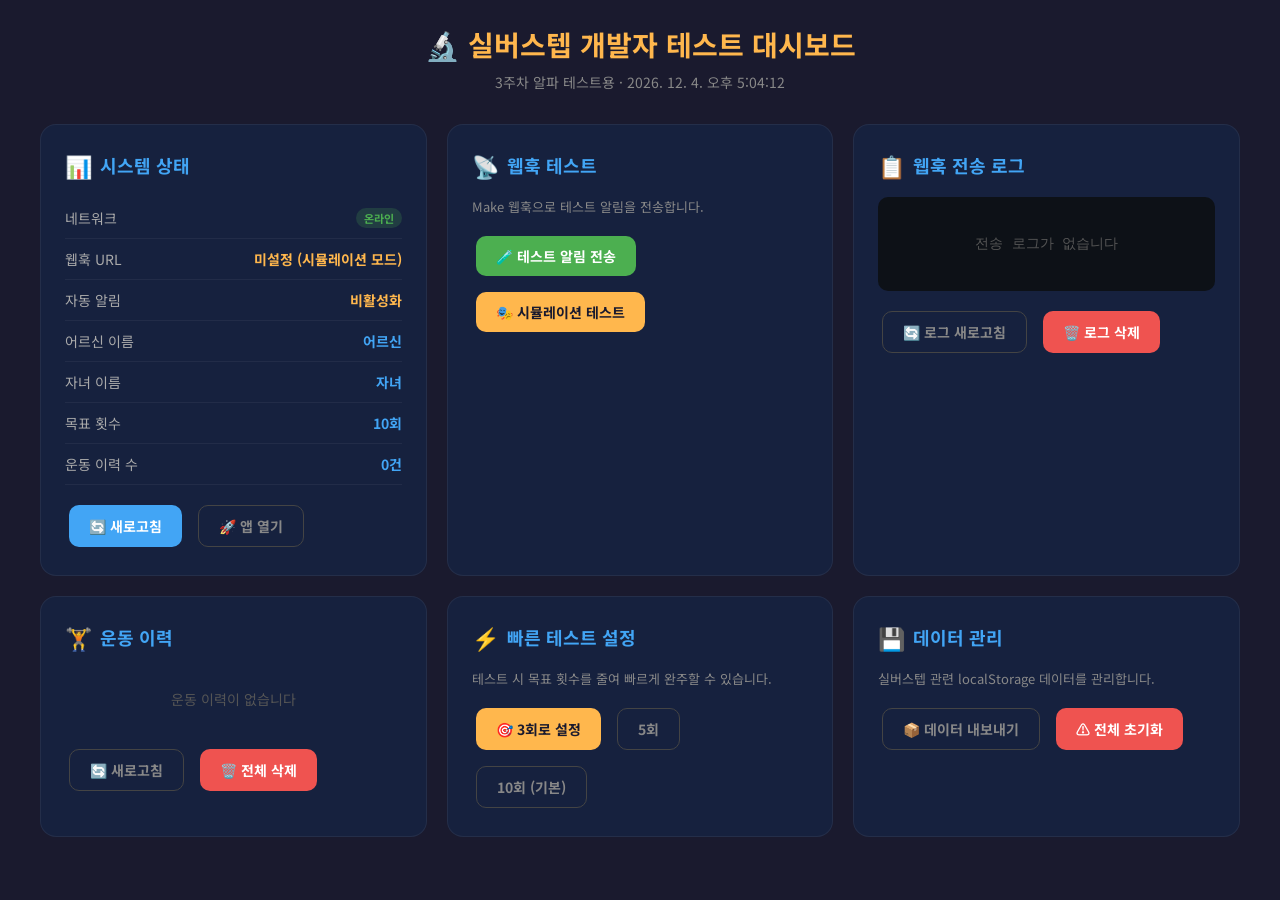
<file: test/test-runner.html>
<!DOCTYPE html>
<html lang="ko">
<head>
  <meta charset="UTF-8">
  <meta name="viewport" content="width=device-width, initial-scale=1.0">
  <title>실버스텝 - 개발자 테스트 대시보드</title>
  <style>
    @import url('https://fonts.googleapis.com/css2?family=Noto+Sans+KR:wght@400;700;900&display=swap');

    * { margin: 0; padding: 0; box-sizing: border-box; }

    body {
      font-family: 'Noto Sans KR', sans-serif;
      background: #1a1a2e;
      color: #eee;
      min-height: 100vh;
      padding: 24px;
    }

    .header {
      text-align: center;
      margin-bottom: 32px;
    }

    .header h1 {
      font-size: 28px;
      color: #FFB74D;
      margin-bottom: 8px;
    }

    .header p {
      color: #888;
      font-size: 14px;
    }

    .grid {
      display: grid;
      grid-template-columns: repeat(auto-fit, minmax(360px, 1fr));
      gap: 20px;
      max-width: 1200px;
      margin: 0 auto;
    }

    .card {
      background: #16213e;
      border-radius: 16px;
      padding: 24px;
      border: 1px solid rgba(255,255,255,0.06);
    }

    .card h2 {
      font-size: 18px;
      margin-bottom: 16px;
      color: #42A5F5;
      display: flex;
      align-items: center;
      gap: 8px;
    }

    .card h2 .icon { font-size: 22px; }

    .status-row {
      display: flex;
      justify-content: space-between;
      align-items: center;
      padding: 10px 0;
      border-bottom: 1px solid rgba(255,255,255,0.05);
    }

    .status-row:last-child { border-bottom: none; }
    .status-label { color: #aaa; font-size: 14px; }
    .status-value { font-weight: 700; font-size: 14px; }
    .status-value.ok { color: #4CAF50; }
    .status-value.warn { color: #FFB74D; }
    .status-value.error { color: #EF5350; }
    .status-value.info { color: #42A5F5; }

    .btn {
      display: inline-flex;
      align-items: center;
      gap: 6px;
      padding: 10px 20px;
      border: none;
      border-radius: 10px;
      font-size: 14px;
      font-weight: 700;
      font-family: inherit;
      cursor: pointer;
      transition: all 0.2s;
      margin: 4px;
    }

    .btn:hover { transform: translateY(-1px); filter: brightness(1.1); }
    .btn:active { transform: translateY(0); }

    .btn-primary { background: #42A5F5; color: #fff; }
    .btn-success { background: #4CAF50; color: #fff; }
    .btn-warning { background: #FFB74D; color: #1a1a2e; }
    .btn-danger { background: #EF5350; color: #fff; }
    .btn-outline { background: transparent; color: #888; border: 1px solid #444; }
    .btn:disabled { opacity: 0.5; cursor: not-allowed; transform: none; }

    .actions { margin-top: 16px; display: flex; flex-wrap: wrap; gap: 8px; }

    .log-area {
      background: #0d1117;
      border-radius: 10px;
      padding: 16px;
      margin-top: 12px;
      max-height: 300px;
      overflow-y: auto;
      font-family: 'Consolas', 'Courier New', monospace;
      font-size: 12px;
      line-height: 1.6;
      color: #8b949e;
    }

    .log-entry { padding: 2px 0; }
    .log-entry.success { color: #4CAF50; }
    .log-entry.error { color: #EF5350; }
    .log-entry.info { color: #42A5F5; }
    .log-entry.warn { color: #FFB74D; }
    .log-entry .timestamp { color: #555; margin-right: 8px; }

    .empty-state {
      text-align: center;
      padding: 20px;
      color: #555;
      font-size: 14px;
    }

    .history-item {
      display: flex;
      justify-content: space-between;
      align-items: center;
      padding: 8px 12px;
      background: rgba(255,255,255,0.03);
      border-radius: 8px;
      margin-bottom: 6px;
      font-size: 13px;
    }

    .history-item .exercise-info {
      display: flex;
      align-items: center;
      gap: 8px;
    }

    .history-item .exercise-icon { font-size: 18px; }
    .history-item .exercise-details { color: #aaa; font-size: 12px; }
    .history-item .notify-badge {
      font-size: 11px;
      padding: 2px 8px;
      border-radius: 10px;
    }
    .history-item .notify-badge.sent { background: rgba(76,175,80,0.2); color: #4CAF50; }
    .history-item .notify-badge.not-sent { background: rgba(139,148,158,0.2); color: #8b949e; }

    .badge {
      display: inline-block;
      padding: 2px 8px;
      border-radius: 10px;
      font-size: 11px;
      font-weight: 700;
    }
    .badge.online { background: rgba(76,175,80,0.2); color: #4CAF50; }
    .badge.offline { background: rgba(239,83,80,0.2); color: #EF5350; }

    .result-area {
      margin-top: 12px;
      padding: 12px;
      border-radius: 10px;
      font-size: 13px;
      display: none;
    }
    .result-area.show { display: block; }
    .result-area.success { background: rgba(76,175,80,0.1); border: 1px solid rgba(76,175,80,0.3); color: #4CAF50; }
    .result-area.error { background: rgba(239,83,80,0.1); border: 1px solid rgba(239,83,80,0.3); color: #EF5350; }
    .result-area.info { background: rgba(66,165,245,0.1); border: 1px solid rgba(66,165,245,0.3); color: #42A5F5; }
  </style>
</head>
<body>
  <div class="header">
    <h1>🔬 실버스텝 개발자 테스트 대시보드</h1>
    <p>3주차 알파 테스트용 · <span id="current-time"></span></p>
  </div>

  <div class="grid">
    <!-- 시스템 상태 -->
    <div class="card">
      <h2><span class="icon">📊</span> 시스템 상태</h2>
      <div class="status-row">
        <span class="status-label">네트워크</span>
        <span class="status-value" id="sys-network">-</span>
      </div>
      <div class="status-row">
        <span class="status-label">웹훅 URL</span>
        <span class="status-value" id="sys-webhook">-</span>
      </div>
      <div class="status-row">
        <span class="status-label">자동 알림</span>
        <span class="status-value" id="sys-auto-notify">-</span>
      </div>
      <div class="status-row">
        <span class="status-label">어르신 이름</span>
        <span class="status-value info" id="sys-senior">-</span>
      </div>
      <div class="status-row">
        <span class="status-label">자녀 이름</span>
        <span class="status-value info" id="sys-child">-</span>
      </div>
      <div class="status-row">
        <span class="status-label">목표 횟수</span>
        <span class="status-value info" id="sys-target">-</span>
      </div>
      <div class="status-row">
        <span class="status-label">운동 이력 수</span>
        <span class="status-value info" id="sys-history-count">-</span>
      </div>
      <div class="actions">
        <button class="btn btn-primary" onclick="refreshStatus()">🔄 새로고침</button>
        <button class="btn btn-outline" onclick="openApp()">🚀 앱 열기</button>
      </div>
    </div>

    <!-- 웹훅 테스트 -->
    <div class="card">
      <h2><span class="icon">📡</span> 웹훅 테스트</h2>
      <p style="color:#888; font-size:13px; margin-bottom:12px;">Make 웹훅으로 테스트 알림을 전송합니다.</p>
      <div class="actions">
        <button class="btn btn-success" id="btn-test-webhook" onclick="testWebhook()">🧪 테스트 알림 전송</button>
        <button class="btn btn-warning" onclick="testSimulation()">🎭 시뮬레이션 테스트</button>
      </div>
      <div class="result-area" id="webhook-result"></div>
    </div>

    <!-- 웹훅 전송 로그 -->
    <div class="card">
      <h2><span class="icon">📋</span> 웹훅 전송 로그</h2>
      <div class="log-area" id="webhook-log">
        <div class="empty-state">전송 로그가 없습니다</div>
      </div>
      <div class="actions">
        <button class="btn btn-outline" onclick="refreshLogs()">🔄 로그 새로고침</button>
        <button class="btn btn-danger" onclick="clearLogs()">🗑️ 로그 삭제</button>
      </div>
    </div>

    <!-- 운동 이력 -->
    <div class="card">
      <h2><span class="icon">🏋️</span> 운동 이력</h2>
      <div id="history-list">
        <div class="empty-state">운동 이력이 없습니다</div>
      </div>
      <div class="actions">
        <button class="btn btn-outline" onclick="refreshHistory()">🔄 새로고침</button>
        <button class="btn btn-danger" onclick="clearHistory()">🗑️ 전체 삭제</button>
      </div>
    </div>

    <!-- 빠른 설정 -->
    <div class="card">
      <h2><span class="icon">⚡</span> 빠른 테스트 설정</h2>
      <p style="color:#888; font-size:13px; margin-bottom:12px;">테스트 시 목표 횟수를 줄여 빠르게 완주할 수 있습니다.</p>
      <div class="actions">
        <button class="btn btn-warning" onclick="setQuickTest(3)">🎯 3회로 설정</button>
        <button class="btn btn-outline" onclick="setQuickTest(5)">5회</button>
        <button class="btn btn-outline" onclick="setQuickTest(10)">10회 (기본)</button>
      </div>
      <div class="result-area" id="quick-result"></div>
    </div>

    <!-- localStorage 관리 -->
    <div class="card">
      <h2><span class="icon">💾</span> 데이터 관리</h2>
      <p style="color:#888; font-size:13px; margin-bottom:12px;">실버스텝 관련 localStorage 데이터를 관리합니다.</p>
      <div class="actions">
        <button class="btn btn-outline" onclick="exportData()">📦 데이터 내보내기</button>
        <button class="btn btn-danger" onclick="resetAll()">⚠️ 전체 초기화</button>
      </div>
      <div class="result-area" id="data-result"></div>
    </div>
  </div>

  <script>
    // ============================
    // 시스템 상태 확인
    // ============================
    function refreshStatus() {
      // 네트워크
      const netEl = document.getElementById('sys-network');
      if (navigator.onLine) {
        netEl.innerHTML = '<span class="badge online">온라인</span>';
      } else {
        netEl.innerHTML = '<span class="badge offline">오프라인</span>';
      }

      // localStorage 설정 읽기
      const webhookUrl = localStorage.getItem('silverstep_webhook_url') || '';
      const seniorName = localStorage.getItem('silverstep_senior_name') || '어르신';
      const childName = localStorage.getItem('silverstep_child_name') || '자녀';
      const targetCount = localStorage.getItem('silverstep_target_count') || '10';
      const autoNotify = localStorage.getItem('silverstep_auto_notify') === 'true';

      const webhookEl = document.getElementById('sys-webhook');
      if (webhookUrl) {
        webhookEl.textContent = webhookUrl.substring(0, 40) + (webhookUrl.length > 40 ? '...' : '');
        webhookEl.className = 'status-value ok';
      } else {
        webhookEl.textContent = '미설정 (시뮬레이션 모드)';
        webhookEl.className = 'status-value warn';
      }

      const autoEl = document.getElementById('sys-auto-notify');
      autoEl.textContent = autoNotify ? '활성화' : '비활성화';
      autoEl.className = autoNotify ? 'status-value ok' : 'status-value warn';

      document.getElementById('sys-senior').textContent = seniorName;
      document.getElementById('sys-child').textContent = childName;
      document.getElementById('sys-target').textContent = targetCount + '회';

      // 운동 이력 수
      try {
        const historyRaw = localStorage.getItem('silverstep_exercise_history');
        const records = historyRaw ? JSON.parse(historyRaw) : [];
        document.getElementById('sys-history-count').textContent = records.length + '건';
      } catch {
        document.getElementById('sys-history-count').textContent = '0건';
      }

      // 시간
      document.getElementById('current-time').textContent = new Date().toLocaleString('ko-KR');

      refreshLogs();
      refreshHistory();
    }

    // ============================
    // 웹훅 테스트
    // ============================
    async function testWebhook() {
      const btn = document.getElementById('btn-test-webhook');
      const resultEl = document.getElementById('webhook-result');
      btn.disabled = true;
      resultEl.className = 'result-area show info';
      resultEl.textContent = '전송 중...';

      const webhookUrl = localStorage.getItem('silverstep_webhook_url') || '';

      if (!webhookUrl) {
        resultEl.className = 'result-area show error';
        resultEl.textContent = '❌ 웹훅 URL이 설정되지 않았습니다. 앱 설정에서 URL을 입력하세요.';
        btn.disabled = false;
        return;
      }

      const testPayload = {
        seniorName: localStorage.getItem('silverstep_senior_name') || '어르신',
        childName: localStorage.getItem('silverstep_child_name') || '자녀',
        exerciseName: '테스트',
        exerciseIcon: '🧪',
        totalReps: 0,
        duration: '0초',
        date: new Date().toLocaleDateString('ko-KR'),
        time: new Date().toLocaleTimeString('ko-KR', { hour: '2-digit', minute: '2-digit' }),
        timestamp: new Date().toISOString(),
        isTest: true,
        message: '[실버스텝] 테스트 알림입니다. 연동이 정상적으로 동작합니다! ✅',
      };

      try {
        const response = await fetch(webhookUrl, {
          method: 'POST',
          headers: { 'Content-Type': 'application/json' },
          body: JSON.stringify(testPayload),
        });

        if (response.ok || response.status === 200 || response.status === 202) {
          resultEl.className = 'result-area show success';
          resultEl.textContent = `✅ 전송 성공! (HTTP ${response.status})`;
        } else {
          resultEl.className = 'result-area show error';
          resultEl.textContent = `❌ 전송 실패 (HTTP ${response.status}: ${response.statusText})`;
        }
      } catch (err) {
        // CORS 에러일 수 있음 - no-cors 재시도
        try {
          await fetch(webhookUrl, {
            method: 'POST',
            mode: 'no-cors',
            headers: { 'Content-Type': 'text/plain' },
            body: JSON.stringify(testPayload),
          });
          resultEl.className = 'result-area show success';
          resultEl.textContent = '✅ 전송 완료 (no-cors 모드, 응답 확인 불가)';
        } catch (e2) {
          resultEl.className = 'result-area show error';
          resultEl.textContent = `❌ 전송 실패: ${err.message}`;
        }
      }
      btn.disabled = false;
    }

    function testSimulation() {
      const resultEl = document.getElementById('webhook-result');
      resultEl.className = 'result-area show info';
      resultEl.textContent = '🎭 시뮬레이션 모드: 웹훅 URL을 설정하지 않으면 앱에서 자동으로 시뮬레이션 모드로 동작합니다. 전송 로그에 "simulated: true"로 기록됩니다.';
    }

    // ============================
    // 전송 로그
    // ============================
    function refreshLogs() {
      const container = document.getElementById('webhook-log');
      try {
        const raw = localStorage.getItem('silverstep_webhook_log');
        const logs = raw ? JSON.parse(raw) : [];

        if (logs.length === 0) {
          container.innerHTML = '<div class="empty-state">전송 로그가 없습니다</div>';
          return;
        }

        container.innerHTML = logs.map(log => {
          const time = new Date(log.timestamp).toLocaleString('ko-KR');
          const cls = log.success ? (log.simulated ? 'warn' : 'success') : 'error';
          const status = log.success
            ? (log.simulated ? '시뮬레이션' : '성공')
            : '실패';
          return `<div class="log-entry ${cls}">
            <span class="timestamp">${time}</span>
            [${status}] ${log.exerciseName || '테스트'} ${log.totalReps}회 - ${log.message}
          </div>`;
        }).join('');
      } catch {
        container.innerHTML = '<div class="empty-state">로그 파싱 오류</div>';
      }
    }

    function clearLogs() {
      if (confirm('웹훅 전송 로그를 삭제하시겠습니까?')) {
        localStorage.removeItem('silverstep_webhook_log');
        refreshLogs();
      }
    }

    // ============================
    // 운동 이력
    // ============================
    function refreshHistory() {
      const container = document.getElementById('history-list');
      try {
        const raw = localStorage.getItem('silverstep_exercise_history');
        const records = raw ? JSON.parse(raw) : [];

        if (records.length === 0) {
          container.innerHTML = '<div class="empty-state">운동 이력이 없습니다</div>';
          return;
        }

        container.innerHTML = records.slice(0, 20).map(r => {
          const time = new Date(r.timestamp).toLocaleString('ko-KR');
          const durMin = Math.floor((r.durationSeconds || 0) / 60);
          const durSec = (r.durationSeconds || 0) % 60;
          const durText = durMin > 0 ? `${durMin}분 ${durSec}초` : `${durSec}초`;
          const notifyBadge = r.notificationSent
            ? '<span class="notify-badge sent">알림 ✓</span>'
            : '<span class="notify-badge not-sent">미전송</span>';

          return `<div class="history-item">
            <div class="exercise-info">
              <span class="exercise-icon">${r.exerciseIcon || '🏃'}</span>
              <div>
                <div>${r.exerciseName} · ${r.totalReps}/${r.targetReps}회</div>
                <div class="exercise-details">${time} · ${durText}</div>
              </div>
            </div>
            ${notifyBadge}
          </div>`;
        }).join('');
      } catch {
        container.innerHTML = '<div class="empty-state">이력 파싱 오류</div>';
      }
    }

    function clearHistory() {
      if (confirm('운동 이력을 전체 삭제하시겠습니까?')) {
        localStorage.removeItem('silverstep_exercise_history');
        refreshHistory();
        refreshStatus();
      }
    }

    // ============================
    // 빠른 설정
    // ============================
    function setQuickTest(count) {
      localStorage.setItem('silverstep_target_count', String(count));
      const resultEl = document.getElementById('quick-result');
      resultEl.className = 'result-area show success';
      resultEl.textContent = `✅ 목표 횟수가 ${count}회로 설정되었습니다. 앱을 새로고침하면 반영됩니다.`;
      refreshStatus();
    }

    // ============================
    // 데이터 관리
    // ============================
    function exportData() {
      const keys = [
        'silverstep_webhook_url',
        'silverstep_senior_name',
        'silverstep_child_name',
        'silverstep_target_count',
        'silverstep_auto_notify',
        'silverstep_webhook_log',
        'silverstep_exercise_history',
      ];

      const data = {};
      keys.forEach(key => {
        const val = localStorage.getItem(key);
        if (val) {
          try { data[key] = JSON.parse(val); }
          catch { data[key] = val; }
        }
      });

      const blob = new Blob([JSON.stringify(data, null, 2)], { type: 'application/json' });
      const url = URL.createObjectURL(blob);
      const a = document.createElement('a');
      a.href = url;
      a.download = `silverstep_data_${new Date().toISOString().slice(0,10)}.json`;
      a.click();
      URL.revokeObjectURL(url);

      const resultEl = document.getElementById('data-result');
      resultEl.className = 'result-area show success';
      resultEl.textContent = '✅ 데이터가 JSON 파일로 내보내졌습니다.';
    }

    function resetAll() {
      if (confirm('⚠️ 모든 실버스텝 데이터를 삭제하시겠습니까?\n(웹훅 URL, 이름, 운동 이력 등 모두 삭제)')) {
        const keys = [
          'silverstep_webhook_url',
          'silverstep_senior_name',
          'silverstep_child_name',
          'silverstep_target_count',
          'silverstep_auto_notify',
          'silverstep_webhook_log',
          'silverstep_exercise_history',
        ];
        keys.forEach(key => localStorage.removeItem(key));

        const resultEl = document.getElementById('data-result');
        resultEl.className = 'result-area show success';
        resultEl.textContent = '✅ 전체 데이터가 초기화되었습니다.';
        refreshStatus();
      }
    }

    // ============================
    // 앱 열기
    // ============================
    function openApp() {
      window.open('../src/index.html', '_blank');
    }

    // 네트워크 상태 실시간 업데이트
    window.addEventListener('online', refreshStatus);
    window.addEventListener('offline', refreshStatus);

    // 초기 로드
    refreshStatus();
    // 10초마다 시간 업데이트
    setInterval(() => {
      document.getElementById('current-time').textContent = new Date().toLocaleString('ko-KR');
    }, 10000);
  </script>
</body>
</html>
</file>
